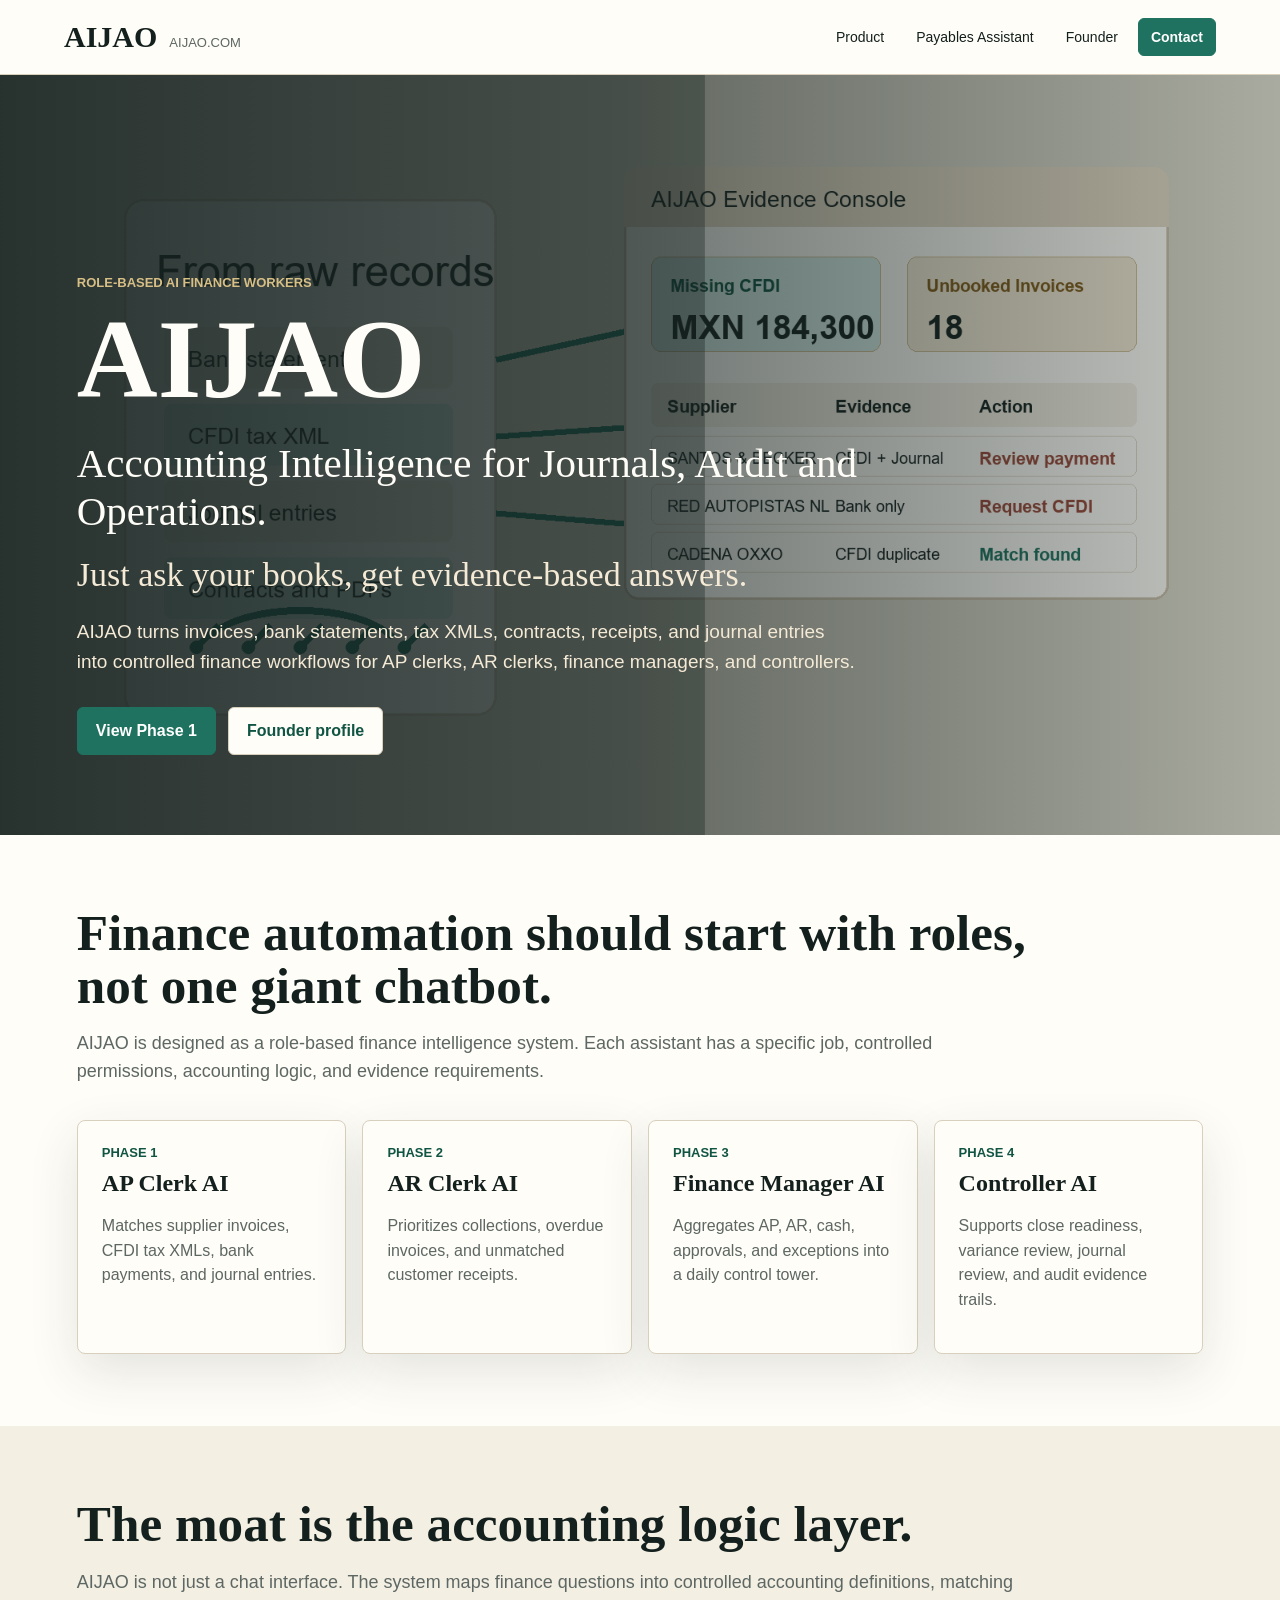
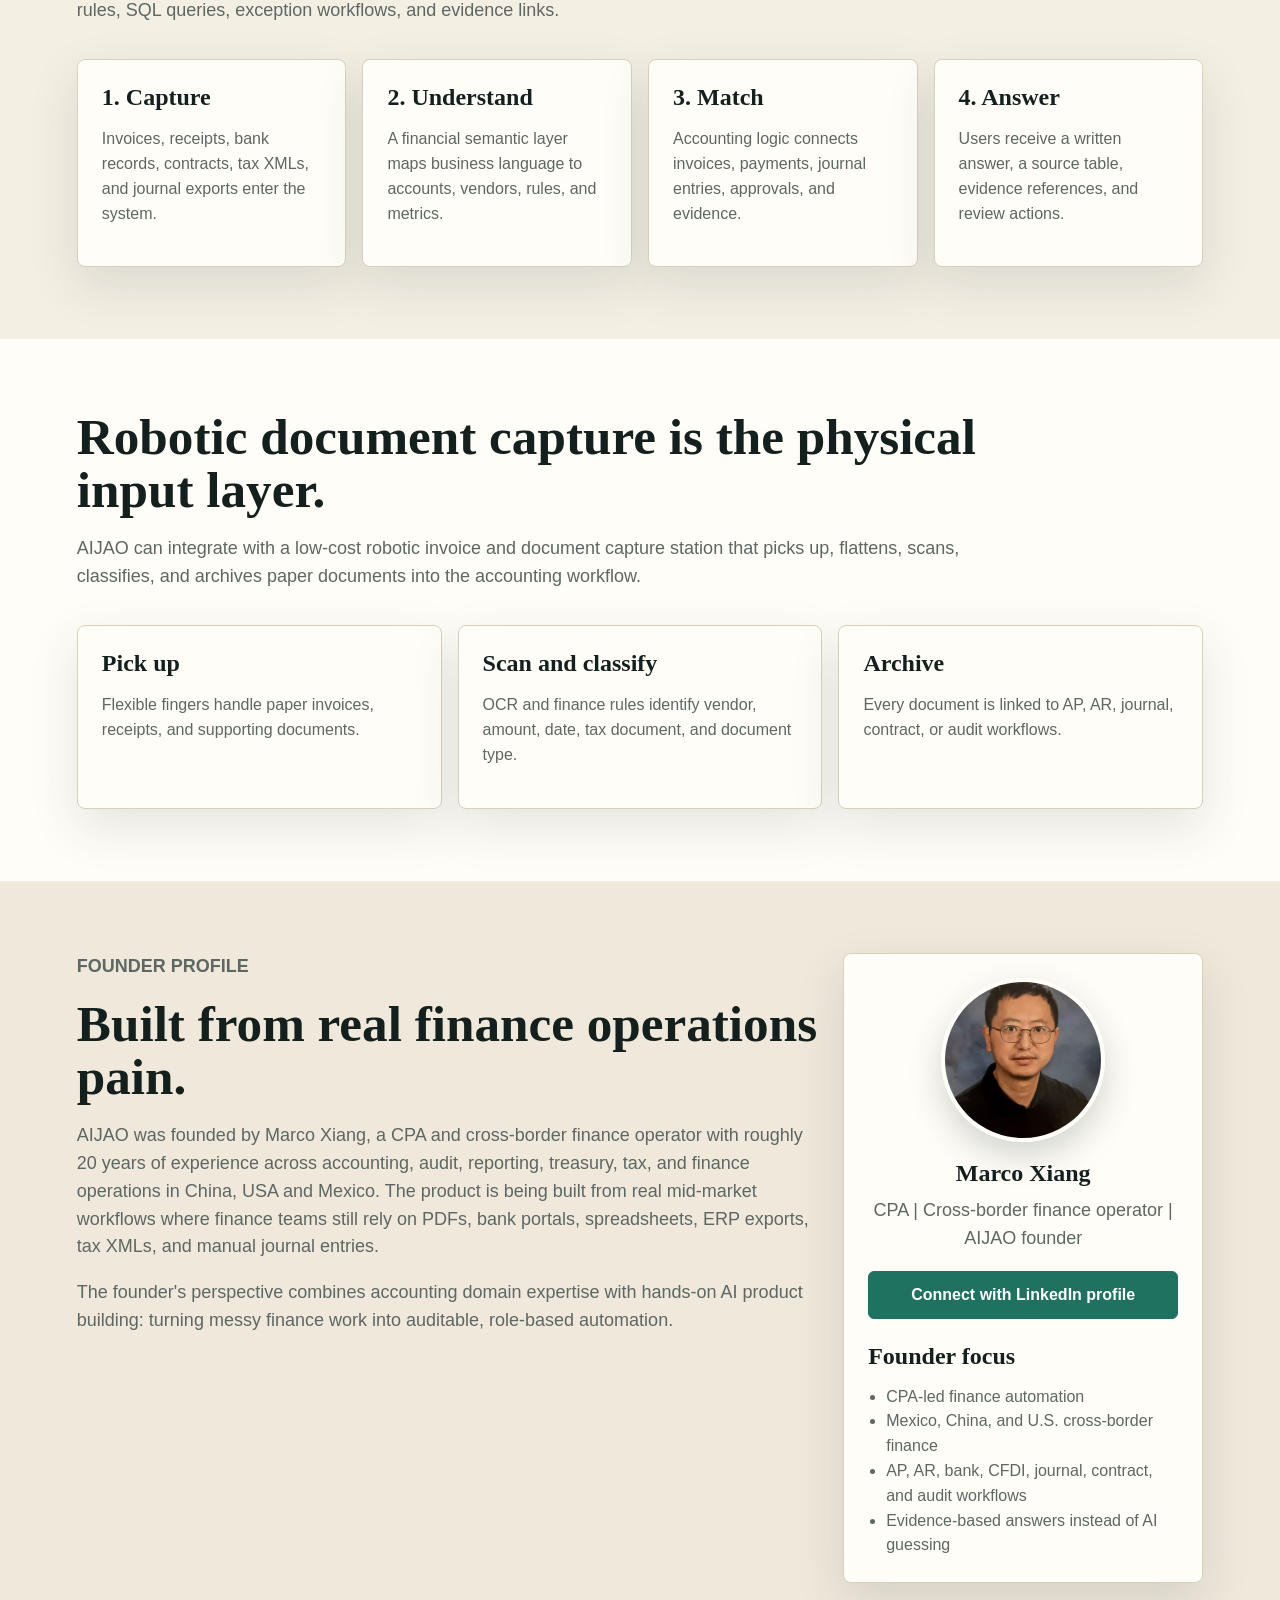
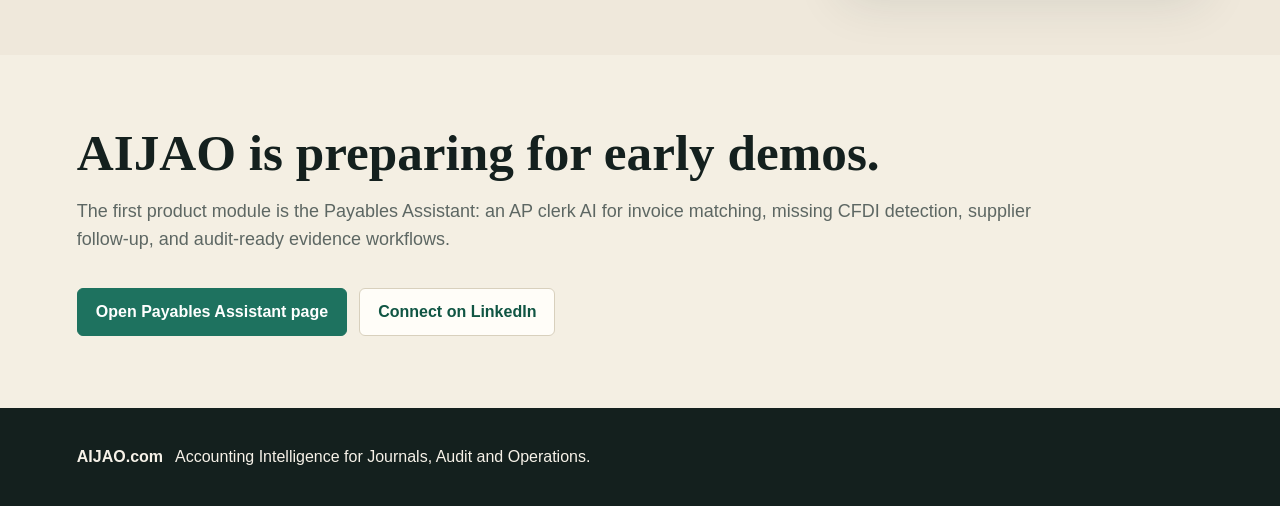
<file: index.html>
﻿<!doctype html>
<html lang="en">
<head>
  <meta charset="utf-8">
  <meta name="viewport" content="width=device-width, initial-scale=1">
  <title>AIJAO | Accounting Intelligence for Journals, Audit and Operations</title>
  <meta name="description" content="AIJAO is a role-based AI finance operations system that helps finance teams ask their books and get evidence-based answers.">
  <link rel="stylesheet" href="/site.css">
</head>
<body>
  <nav class="nav">
    <a class="brand" href="/">
      <span>AIJAO</span>
      <small>AIJAO.com</small>
    </a>
    <div class="links">
      <a href="#product">Product</a>
      <a href="/payables">Payables Assistant</a>
      <a href="#founder">Founder</a>
      <a class="button small" href="#contact">Contact</a>
    </div>
  </nav>

  <header class="hero">
    <div class="hero-copy">
      <p class="eyebrow">Role-based AI finance workers</p>
      <h1>AIJAO</h1>
      <p class="slogan">Accounting Intelligence for Journals, Audit and Operations.</p>
      <p class="subhead">Just ask your books, get evidence-based answers.</p>
      <p class="description">
        AIJAO turns invoices, bank statements, tax XMLs, contracts, receipts, and journal entries
        into controlled finance workflows for AP clerks, AR clerks, finance managers, and controllers.
      </p>
      <div class="actions">
        <a class="button primary" href="/payables">View Phase 1</a>
        <a class="button" href="#founder">Founder profile</a>
      </div>
    </div>
  </header>

  <main>
    <section id="product" class="section white">
      <div class="section-head">
        <h2>Finance automation should start with roles, not one giant chatbot.</h2>
        <p>
          AIJAO is designed as a role-based finance intelligence system. Each assistant has a specific
          job, controlled permissions, accounting logic, and evidence requirements.
        </p>
      </div>
      <div class="grid four">
        <article class="card">
          <strong>Phase 1</strong>
          <h3>AP Clerk AI</h3>
          <p>Matches supplier invoices, CFDI tax XMLs, bank payments, and journal entries.</p>
        </article>
        <article class="card">
          <strong>Phase 2</strong>
          <h3>AR Clerk AI</h3>
          <p>Prioritizes collections, overdue invoices, and unmatched customer receipts.</p>
        </article>
        <article class="card">
          <strong>Phase 3</strong>
          <h3>Finance Manager AI</h3>
          <p>Aggregates AP, AR, cash, approvals, and exceptions into a daily control tower.</p>
        </article>
        <article class="card">
          <strong>Phase 4</strong>
          <h3>Controller AI</h3>
          <p>Supports close readiness, variance review, journal review, and audit evidence trails.</p>
        </article>
      </div>
    </section>

    <section class="section tint">
      <div class="section-head">
        <h2>The moat is the accounting logic layer.</h2>
        <p>
          AIJAO is not just a chat interface. The system maps finance questions into controlled
          accounting definitions, matching rules, SQL queries, exception workflows, and evidence links.
        </p>
      </div>
      <div class="workflow">
        <article>
          <h3>1. Capture</h3>
          <p>Invoices, receipts, bank records, contracts, tax XMLs, and journal exports enter the system.</p>
        </article>
        <article>
          <h3>2. Understand</h3>
          <p>A financial semantic layer maps business language to accounts, vendors, rules, and metrics.</p>
        </article>
        <article>
          <h3>3. Match</h3>
          <p>Accounting logic connects invoices, payments, journal entries, approvals, and evidence.</p>
        </article>
        <article>
          <h3>4. Answer</h3>
          <p>Users receive a written answer, a source table, evidence references, and review actions.</p>
        </article>
      </div>
    </section>

    <section class="section white">
      <div class="section-head">
        <h2>Robotic document capture is the physical input layer.</h2>
        <p>
          AIJAO can integrate with a low-cost robotic invoice and document capture station that picks up,
          flattens, scans, classifies, and archives paper documents into the accounting workflow.
        </p>
      </div>
      <div class="grid three">
        <article class="card">
          <h3>Pick up</h3>
          <p>Flexible fingers handle paper invoices, receipts, and supporting documents.</p>
        </article>
        <article class="card">
          <h3>Scan and classify</h3>
          <p>OCR and finance rules identify vendor, amount, date, tax document, and document type.</p>
        </article>
        <article class="card">
          <h3>Archive</h3>
          <p>Every document is linked to AP, AR, journal, contract, or audit workflows.</p>
        </article>
      </div>
    </section>

    <section id="founder" class="section founder">
      <div class="founder-layout">
        <div>
          <p class="eyebrow">Founder profile</p>
          <h2>Built from real finance operations pain.</h2>
          <p>
            AIJAO was founded by Marco Xiang, a CPA and cross-border finance operator with roughly
            20 years of experience across accounting, audit, reporting, treasury, tax, and finance
            operations in China, USA and Mexico.
            The product is being built from real mid-market workflows where finance teams still rely on
            PDFs, bank portals, spreadsheets, ERP exports, tax XMLs, and manual journal entries.
          </p>
          <p>
            The founder's perspective combines accounting domain expertise with hands-on AI product
            building: turning messy finance work into auditable, role-based automation.
          </p>
        </div>
        <aside class="profile-card">
          <img class="profile-photo" src="/marco-xiang-profile.png" alt="Marco Xiang profile photo">
          <h3>Marco Xiang</h3>
          <p class="profile-title">CPA | Cross-border finance operator | AIJAO founder</p>
          <a class="button primary profile-button" href="https://www.linkedin.com/in/aijaocom" target="_blank" rel="noreferrer">
            Connect with LinkedIn profile
          </a>
          <h3>Founder focus</h3>
          <ul>
            <li>CPA-led finance automation</li>
            <li>Mexico, China, and U.S. cross-border finance</li>
            <li>AP, AR, bank, CFDI, journal, contract, and audit workflows</li>
            <li>Evidence-based answers instead of AI guessing</li>
          </ul>
        </aside>
      </div>
    </section>

    <section id="contact" class="section tint">
      <div class="section-head">
        <h2>AIJAO is preparing for early demos.</h2>
        <p>
          The first product module is the Payables Assistant: an AP clerk AI for invoice matching,
          missing CFDI detection, supplier follow-up, and audit-ready evidence workflows.
        </p>
      </div>
      <div class="actions">
        <a class="button primary" href="/payables">Open Payables Assistant page</a>
        <a class="button" href="https://www.linkedin.com/in/aijaocom" target="_blank" rel="noreferrer">Connect on LinkedIn</a>
      </div>
    </section>
  </main>

  <footer>
    <strong>AIJAO.com</strong>
    <span>Accounting Intelligence for Journals, Audit and Operations.</span>
  </footer>
</body>
</html>
</file>
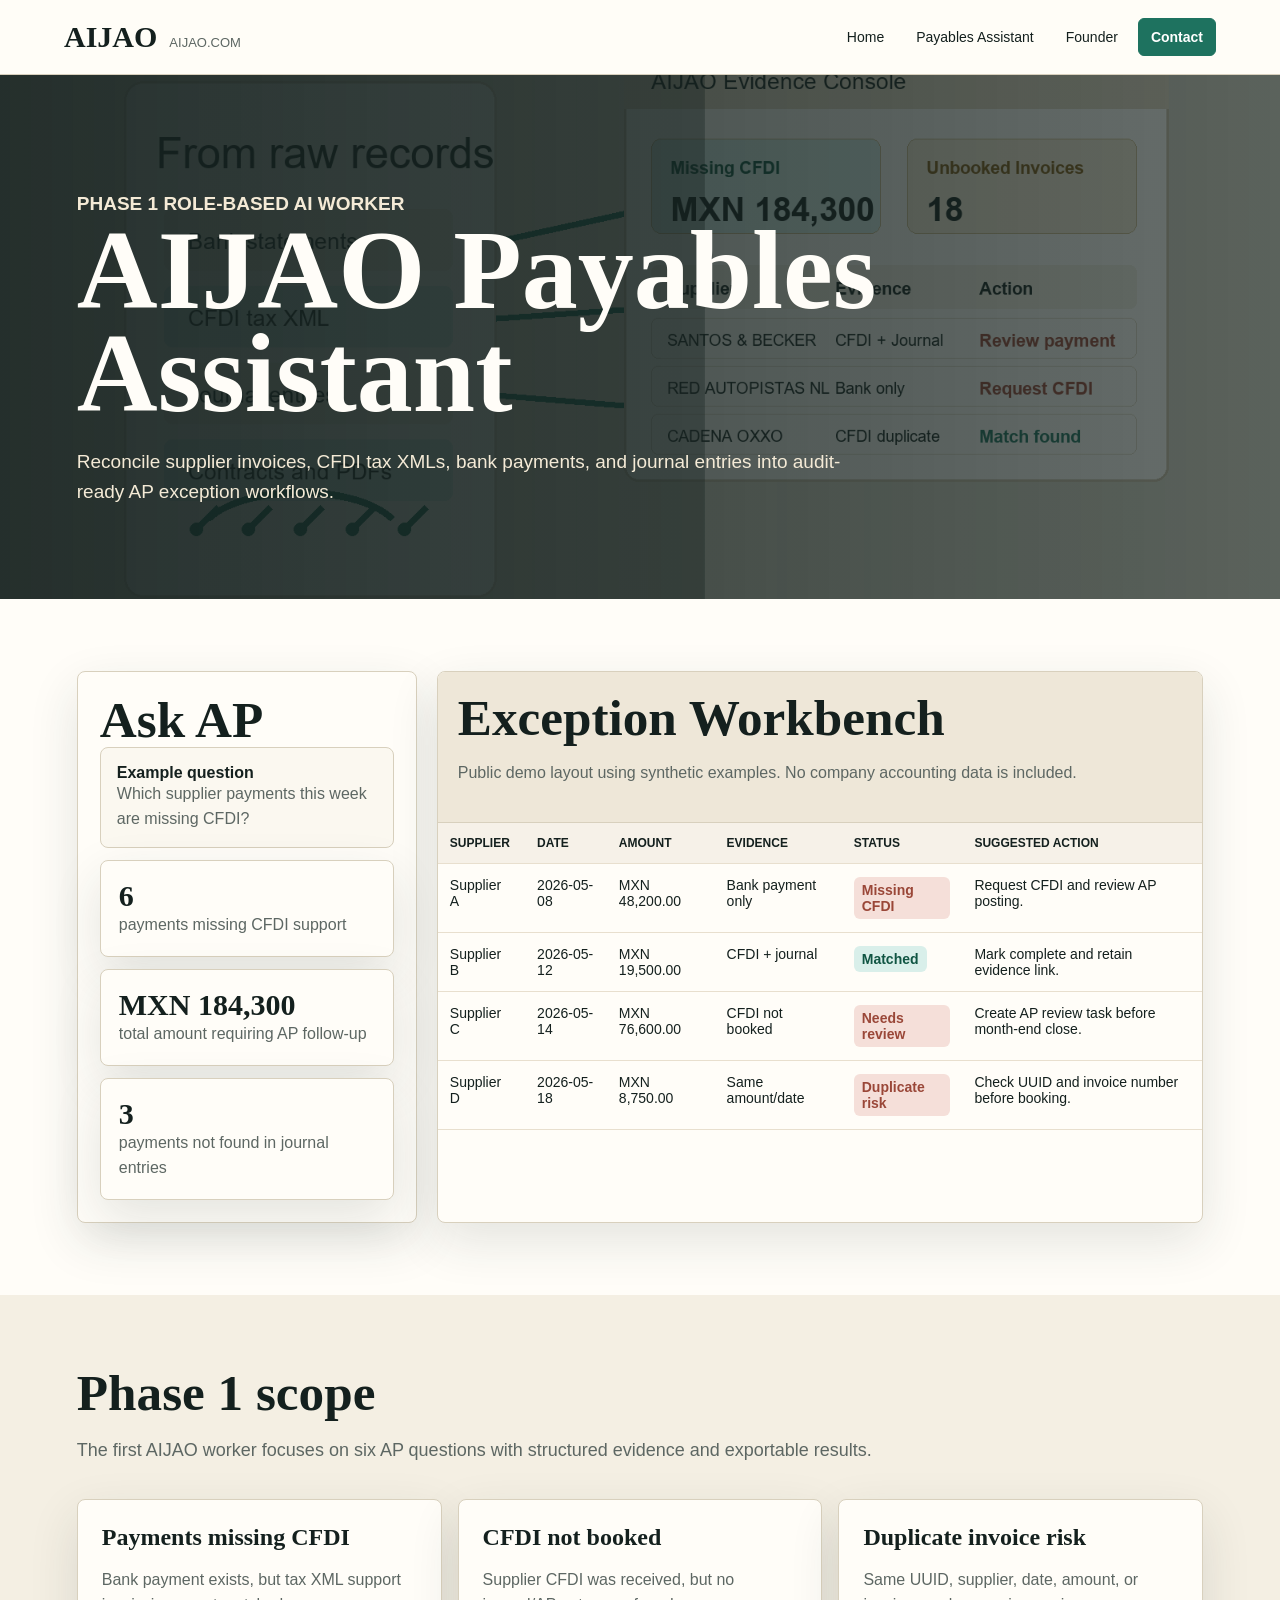
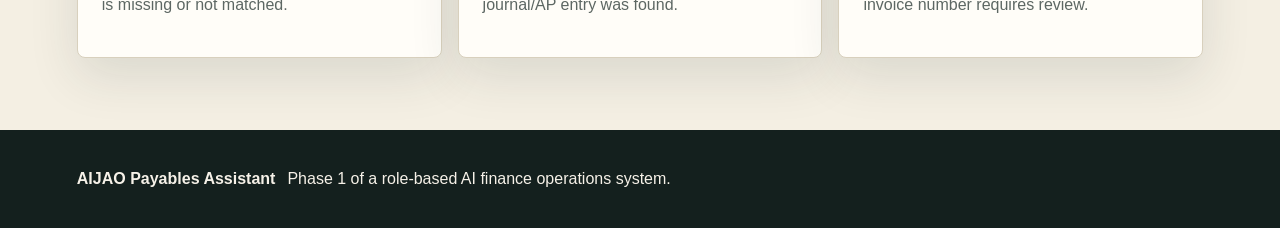
<file: payables.html>
<!doctype html>
<html lang="en">
<head>
  <meta charset="utf-8">
  <meta name="viewport" content="width=device-width, initial-scale=1">
  <title>AIJAO Payables Assistant | Phase 1</title>
  <meta name="description" content="AIJAO Payables Assistant reconciles supplier invoices, CFDI tax XMLs, bank payments, and journal entries into audit-ready AP workflows.">
  <link rel="stylesheet" href="/site.css">
</head>
<body>
  <nav class="nav">
    <a class="brand" href="/">
      <span>AIJAO</span>
      <small>AIJAO.com</small>
    </a>
    <div class="links">
      <a href="/">Home</a>
      <a href="/payables">Payables Assistant</a>
      <a href="/#founder">Founder</a>
      <a class="button small" href="/#contact">Contact</a>
    </div>
  </nav>

  <header class="subhero">
    <p class="eyebrow">Phase 1 role-based AI worker</p>
    <h1>AIJAO Payables Assistant</h1>
    <p>
      Reconcile supplier invoices, CFDI tax XMLs, bank payments, and journal entries into audit-ready
      AP exception workflows.
    </p>
  </header>

  <main>
    <section class="section white">
      <div class="workspace">
        <aside class="ask">
          <h2>Ask AP</h2>
          <div class="question">
            <strong>Example question</strong>
            <span>Which supplier payments this week are missing CFDI?</span>
          </div>
          <div class="metric">
            <b>6</b>
            <span>payments missing CFDI support</span>
          </div>
          <div class="metric">
            <b>MXN 184,300</b>
            <span>total amount requiring AP follow-up</span>
          </div>
          <div class="metric">
            <b>3</b>
            <span>payments not found in journal entries</span>
          </div>
        </aside>

        <section class="panel">
          <div class="panel-head">
            <div>
              <h2>Exception Workbench</h2>
              <p>Public demo layout using synthetic examples. No company accounting data is included.</p>
            </div>
          </div>
          <table>
            <thead>
              <tr>
                <th>Supplier</th>
                <th>Date</th>
                <th>Amount</th>
                <th>Evidence</th>
                <th>Status</th>
                <th>Suggested action</th>
              </tr>
            </thead>
            <tbody>
              <tr>
                <td>Supplier A</td>
                <td>2026-05-08</td>
                <td>MXN 48,200.00</td>
                <td>Bank payment only</td>
                <td><span class="tag warn">Missing CFDI</span></td>
                <td>Request CFDI and review AP posting.</td>
              </tr>
              <tr>
                <td>Supplier B</td>
                <td>2026-05-12</td>
                <td>MXN 19,500.00</td>
                <td>CFDI + journal</td>
                <td><span class="tag">Matched</span></td>
                <td>Mark complete and retain evidence link.</td>
              </tr>
              <tr>
                <td>Supplier C</td>
                <td>2026-05-14</td>
                <td>MXN 76,600.00</td>
                <td>CFDI not booked</td>
                <td><span class="tag warn">Needs review</span></td>
                <td>Create AP review task before month-end close.</td>
              </tr>
              <tr>
                <td>Supplier D</td>
                <td>2026-05-18</td>
                <td>MXN 8,750.00</td>
                <td>Same amount/date</td>
                <td><span class="tag warn">Duplicate risk</span></td>
                <td>Check UUID and invoice number before booking.</td>
              </tr>
            </tbody>
          </table>
        </section>
      </div>
    </section>

    <section class="section tint">
      <div class="section-head">
        <h2>Phase 1 scope</h2>
        <p>The first AIJAO worker focuses on six AP questions with structured evidence and exportable results.</p>
      </div>
      <div class="grid three">
        <article class="card">
          <h3>Payments missing CFDI</h3>
          <p>Bank payment exists, but tax XML support is missing or not matched.</p>
        </article>
        <article class="card">
          <h3>CFDI not booked</h3>
          <p>Supplier CFDI was received, but no journal/AP entry was found.</p>
        </article>
        <article class="card">
          <h3>Duplicate invoice risk</h3>
          <p>Same UUID, supplier, date, amount, or invoice number requires review.</p>
        </article>
      </div>
    </section>
  </main>

  <footer>
    <strong>AIJAO Payables Assistant</strong>
    <span>Phase 1 of a role-based AI finance operations system.</span>
  </footer>
</body>
</html>
</file>
<file: site.css>
:root {
  --ink: #14201e;
  --muted: #5d6763;
  --paper: #fffdf8;
  --wash: #f4efe3;
  --line: #d8d0bd;
  --green: #1e725f;
  --green-dark: #105543;
  --mint: #d9efea;
  --red: #9a4738;
  --shadow: 0 18px 50px rgba(36, 52, 47, 0.12);
}

* {
  box-sizing: border-box;
}

body {
  margin: 0;
  background: #f7f3ea;
  color: var(--ink);
  font-family: Georgia, "Times New Roman", serif;
}

.nav {
  position: sticky;
  top: 0;
  z-index: 10;
  display: flex;
  align-items: center;
  justify-content: space-between;
  gap: 24px;
  padding: 18px clamp(20px, 5vw, 72px);
  background: rgba(255, 253, 248, 0.94);
  border-bottom: 1px solid var(--line);
  backdrop-filter: blur(12px);
}

.brand {
  display: flex;
  align-items: baseline;
  gap: 12px;
  color: var(--ink);
  text-decoration: none;
}

.brand span {
  font-size: 30px;
  font-weight: 800;
}

.brand small {
  color: var(--muted);
  font-family: Arial, sans-serif;
  font-size: 13px;
  text-transform: uppercase;
}

.links {
  display: flex;
  align-items: center;
  justify-content: flex-end;
  gap: 8px;
  flex-wrap: wrap;
}

.links a {
  color: var(--ink);
  text-decoration: none;
  font-family: Arial, sans-serif;
  font-size: 14px;
  padding: 10px 12px;
  border-radius: 6px;
}

.links a:hover {
  background: var(--mint);
  color: var(--green-dark);
}

.hero {
  min-height: 760px;
  display: grid;
  align-items: end;
  padding: 92px clamp(20px, 6vw, 92px) 48px;
  position: relative;
  background:
    linear-gradient(90deg, rgba(20, 32, 30, 0.86), rgba(20, 32, 30, 0.62) 48%, rgba(20, 32, 30, 0.24)),
    url("/aijao-hero.png");
  background-size: cover;
  background-position: center;
}

.subhero {
  padding: 92px clamp(20px, 6vw, 92px);
  background:
    linear-gradient(90deg, rgba(20, 32, 30, 0.88), rgba(20, 32, 30, 0.64)),
    url("/aijao-hero.png");
  background-size: cover;
  background-position: center;
  color: #fffdf8;
}

.hero-copy {
  max-width: 980px;
  color: #fffdf8;
  padding-bottom: 32px;
}

.eyebrow {
  margin: 0 0 18px;
  color: #d7bf86;
  font-family: Arial, sans-serif;
  font-weight: 700;
  letter-spacing: 0;
  text-transform: uppercase;
  font-size: 13px;
}

h1 {
  margin: 0;
  font-size: clamp(52px, 9vw, 112px);
  line-height: 0.92;
  letter-spacing: 0;
}

h2 {
  margin: 0;
  font-size: clamp(34px, 4vw, 58px);
  line-height: 1.03;
}

h3 {
  margin: 0 0 10px;
  font-size: 24px;
  line-height: 1.15;
}

.slogan {
  max-width: 900px;
  margin: 28px 0 0;
  font-size: clamp(24px, 3.2vw, 42px);
  line-height: 1.18;
}

.subhead {
  margin: 18px 0 0;
  font-size: clamp(22px, 3vw, 34px);
  line-height: 1.22;
  color: #f4ead6;
}

.description,
.subhero p {
  max-width: 780px;
  margin: 22px 0 0;
  font-family: Arial, sans-serif;
  font-size: 19px;
  line-height: 1.58;
  color: #f4ead6;
}

.actions {
  display: flex;
  gap: 12px;
  flex-wrap: wrap;
  margin-top: 30px;
}

.button {
  display: inline-flex;
  align-items: center;
  justify-content: center;
  min-height: 48px;
  padding: 12px 18px;
  border-radius: 6px;
  border: 1px solid var(--line);
  font-family: Arial, sans-serif;
  font-weight: 700;
  text-decoration: none;
  color: var(--green-dark);
  background: var(--paper);
}

.button.primary,
.button.small {
  border-color: var(--green);
  background: var(--green);
  color: #fff;
}

.button.small {
  min-height: 38px;
  padding: 8px 12px;
}

.section {
  padding: 72px clamp(20px, 6vw, 92px);
}

.white {
  background: var(--paper);
}

.tint {
  background: var(--wash);
}

.section-head {
  max-width: 960px;
  margin-bottom: 34px;
}

.section-head p,
.card p,
.workflow p,
.founder p,
.profile-card li,
.metric span,
.question span,
.panel-head p {
  color: var(--muted);
  font-family: Arial, sans-serif;
  line-height: 1.55;
}

.section-head p {
  font-size: 18px;
}

.grid {
  display: grid;
  gap: 16px;
}

.four {
  grid-template-columns: repeat(4, minmax(0, 1fr));
}

.three {
  grid-template-columns: repeat(3, minmax(0, 1fr));
}

.card,
.workflow article,
.profile-card,
.ask,
.panel,
.metric {
  background: var(--paper);
  border: 1px solid var(--line);
  border-radius: 8px;
  box-shadow: var(--shadow);
}

.card {
  padding: 24px;
}

.card strong {
  display: block;
  font-family: Arial, sans-serif;
  color: var(--green-dark);
  font-size: 13px;
  text-transform: uppercase;
  margin-bottom: 10px;
}

.workflow {
  display: grid;
  grid-template-columns: repeat(4, minmax(0, 1fr));
  gap: 16px;
}

.workflow article {
  padding: 24px;
}

.founder {
  background: #efe8db;
}

.founder-layout {
  display: grid;
  grid-template-columns: minmax(0, 1.3fr) 360px;
  gap: 24px;
  align-items: start;
}

.founder p {
  font-size: 18px;
}

.note {
  font-size: 13px;
}

.profile-card {
  padding: 24px;
}

.profile-photo {
  display: block;
  width: 164px;
  height: 164px;
  border-radius: 50%;
  object-fit: cover;
  margin: 0 auto 18px;
  border: 4px solid #fffdf8;
  box-shadow: 0 14px 34px rgba(36, 52, 47, 0.2);
}

.profile-card h3:first-of-type,
.profile-title {
  text-align: center;
}

.profile-title {
  margin: 0 0 18px;
}

.profile-button {
  width: 100%;
  margin-bottom: 24px;
}

.profile-card ul {
  margin: 14px 0 0;
  padding-left: 18px;
}

.workspace {
  display: grid;
  grid-template-columns: 340px minmax(0, 1fr);
  gap: 20px;
}

.ask {
  padding: 22px;
}

.question {
  border: 1px solid var(--line);
  border-radius: 8px;
  padding: 16px;
  background: #fbf8f0;
  font-family: Arial, sans-serif;
}

.question strong,
.question span {
  display: block;
}

.metric {
  margin-top: 12px;
  padding: 18px;
}

.metric b {
  display: block;
  font-size: 30px;
}

.panel {
  overflow: hidden;
}

.panel-head {
  padding: 20px;
  border-bottom: 1px solid var(--line);
  background: #eee7d8;
}

table {
  width: 100%;
  border-collapse: collapse;
  font-family: Arial, sans-serif;
  font-size: 14px;
}

th,
td {
  padding: 13px 12px;
  border-bottom: 1px solid #e8dfce;
  text-align: left;
  vertical-align: top;
}

th {
  background: #f6f1e8;
  font-size: 12px;
  text-transform: uppercase;
}

.tag {
  display: inline-block;
  padding: 5px 8px;
  border-radius: 6px;
  background: var(--mint);
  color: var(--green-dark);
  font-weight: 700;
}

.tag.warn {
  background: #f5dfd9;
  color: var(--red);
}

footer {
  display: flex;
  gap: 12px;
  flex-wrap: wrap;
  padding: 40px clamp(20px, 6vw, 92px);
  background: var(--ink);
  color: #f6f1e8;
  font-family: Arial, sans-serif;
}

@media (max-width: 980px) {
  .four,
  .three,
  .workflow,
  .founder-layout,
  .workspace {
    grid-template-columns: 1fr;
  }
}

@media (max-width: 680px) {
  .nav {
    align-items: flex-start;
    flex-direction: column;
  }

  .links {
    justify-content: flex-start;
  }

  h1 {
    font-size: 54px;
  }
}
</file>
